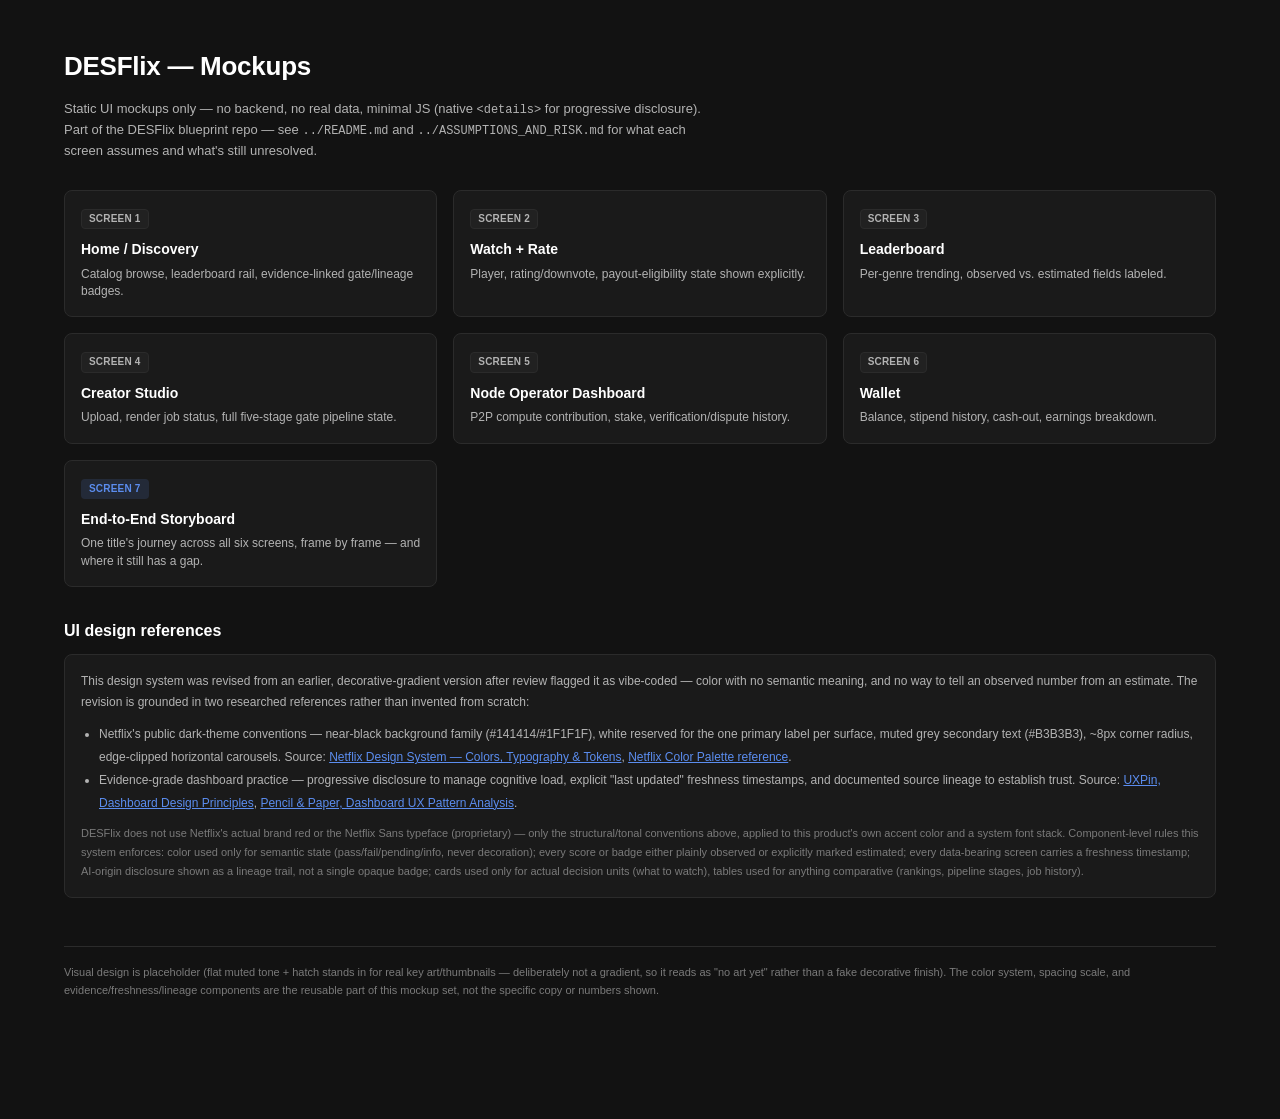
<file: mockups/index.html>
<!doctype html>
<html lang="en">
<head>
<meta charset="utf-8">
<title>DESFlix &mdash; Mockups Index</title>
<link rel="stylesheet" href="style.css">
</head>
<body>
<div class="wrap" style="padding-top:48px; padding-bottom:60px;">
  <div class="brand" style="font-size:26px; margin-bottom:8px;">DESFlix &mdash; Mockups</div>
  <p style="color:var(--text-secondary); max-width:640px; line-height:1.6; font-size:13px;">
    Static UI mockups only &mdash; no backend, no real data, minimal JS (native
    <code>&lt;details&gt;</code> for progressive disclosure). Part of the
    DESFlix blueprint repo &mdash; see <code>../README.md</code> and
    <code>../ASSUMPTIONS_AND_RISK.md</code> for what each screen assumes and
    what's still unresolved.
  </p>

  <div class="grid-3" style="margin-top:28px;">
    <a class="panel" href="home.html">
      <div class="badge">Screen 1</div>
      <h3 style="margin:10px 0 6px; font-size:14px;">Home / Discovery</h3>
      <p style="color:var(--text-secondary); font-size:12px; margin:0;">Catalog browse, leaderboard rail, evidence-linked gate/lineage badges.</p>
    </a>
    <a class="panel" href="watch.html">
      <div class="badge">Screen 2</div>
      <h3 style="margin:10px 0 6px; font-size:14px;">Watch + Rate</h3>
      <p style="color:var(--text-secondary); font-size:12px; margin:0;">Player, rating/downvote, payout-eligibility state shown explicitly.</p>
    </a>
    <a class="panel" href="leaderboard.html">
      <div class="badge">Screen 3</div>
      <h3 style="margin:10px 0 6px; font-size:14px;">Leaderboard</h3>
      <p style="color:var(--text-secondary); font-size:12px; margin:0;">Per-genre trending, observed vs. estimated fields labeled.</p>
    </a>
    <a class="panel" href="creator-studio.html">
      <div class="badge">Screen 4</div>
      <h3 style="margin:10px 0 6px; font-size:14px;">Creator Studio</h3>
      <p style="color:var(--text-secondary); font-size:12px; margin:0;">Upload, render job status, full five-stage gate pipeline state.</p>
    </a>
    <a class="panel" href="node-dashboard.html">
      <div class="badge">Screen 5</div>
      <h3 style="margin:10px 0 6px; font-size:14px;">Node Operator Dashboard</h3>
      <p style="color:var(--text-secondary); font-size:12px; margin:0;">P2P compute contribution, stake, verification/dispute history.</p>
    </a>
    <a class="panel" href="wallet.html">
      <div class="badge">Screen 6</div>
      <h3 style="margin:10px 0 6px; font-size:14px;">Wallet</h3>
      <p style="color:var(--text-secondary); font-size:12px; margin:0;">Balance, stipend history, cash-out, earnings breakdown.</p>
    </a>
    <a class="panel" href="storyboard.html">
      <div class="badge info">Screen 7</div>
      <h3 style="margin:10px 0 6px; font-size:14px;">End-to-End Storyboard</h3>
      <p style="color:var(--text-secondary); font-size:12px; margin:0;">One title's journey across all six screens, frame by frame &mdash; and where it still has a gap.</p>
    </a>
  </div>

  <div class="section-title"><h2>UI design references</h2></div>
  <div class="panel">
    <p style="font-size:12px; color:var(--text-secondary); line-height:1.75; margin:0 0 10px;">
      This design system was revised from an earlier, decorative-gradient
      version after review flagged it as vibe-coded &mdash; color with no
      semantic meaning, and no way to tell an observed number from an
      estimate. The revision is grounded in two researched references
      rather than invented from scratch:
    </p>
    <ul style="font-size:12px; color:var(--text-secondary); line-height:1.9; margin:0 0 10px; padding-left:18px;">
      <li>Netflix's public dark-theme conventions &mdash; near-black background family (#141414/#1F1F1F), white reserved for the one primary label per surface, muted grey secondary text (#B3B3B3), ~8px corner radius, edge-clipped horizontal carousels. Source: <a href="https://oh-my-design.kr/design-systems/netflix" style="color:var(--accent); text-decoration:underline;">Netflix Design System &mdash; Colors, Typography &amp; Tokens</a>, <a href="https://www.colorpalettegenerator.ai/brands/netflix" style="color:var(--accent); text-decoration:underline;">Netflix Color Palette reference</a>.</li>
      <li>Evidence-grade dashboard practice &mdash; progressive disclosure to manage cognitive load, explicit "last updated" freshness timestamps, and documented source lineage to establish trust. Source: <a href="https://www.uxpin.com/studio/blog/dashboard-design-principles/" style="color:var(--accent); text-decoration:underline;">UXPin, Dashboard Design Principles</a>, <a href="https://www.pencilandpaper.io/articles/ux-pattern-analysis-data-dashboards" style="color:var(--accent); text-decoration:underline;">Pencil &amp; Paper, Dashboard UX Pattern Analysis</a>.</li>
    </ul>
    <p style="font-size:11px; color:var(--text-tertiary); line-height:1.7; margin:0;">
      DESFlix does not use Netflix's actual brand red or the Netflix Sans
      typeface (proprietary) &mdash; only the structural/tonal conventions above,
      applied to this product's own accent color and a system font stack.
      Component-level rules this system enforces: color used only for
      semantic state (pass/fail/pending/info, never decoration); every
      score or badge either plainly observed or explicitly marked
      estimated; every data-bearing screen carries a freshness timestamp;
      AI-origin disclosure shown as a lineage trail, not a single opaque
      badge; cards used only for actual decision units (what to watch),
      tables used for anything comparative (rankings, pipeline stages, job
      history).
    </p>
  </div>

  <footer class="note" style="margin-left:0; margin-right:0; padding-left:0; padding-right:0; max-width:none;">
    Visual design is placeholder (flat muted tone + hatch stands in for
    real key art/thumbnails &mdash; deliberately not a gradient, so it reads as
    "no art yet" rather than a fake decorative finish). The color system,
    spacing scale, and evidence/freshness/lineage components are the
    reusable part of this mockup set, not the specific copy or numbers shown.
  </footer>
</div>
</body>
</html>
</file>
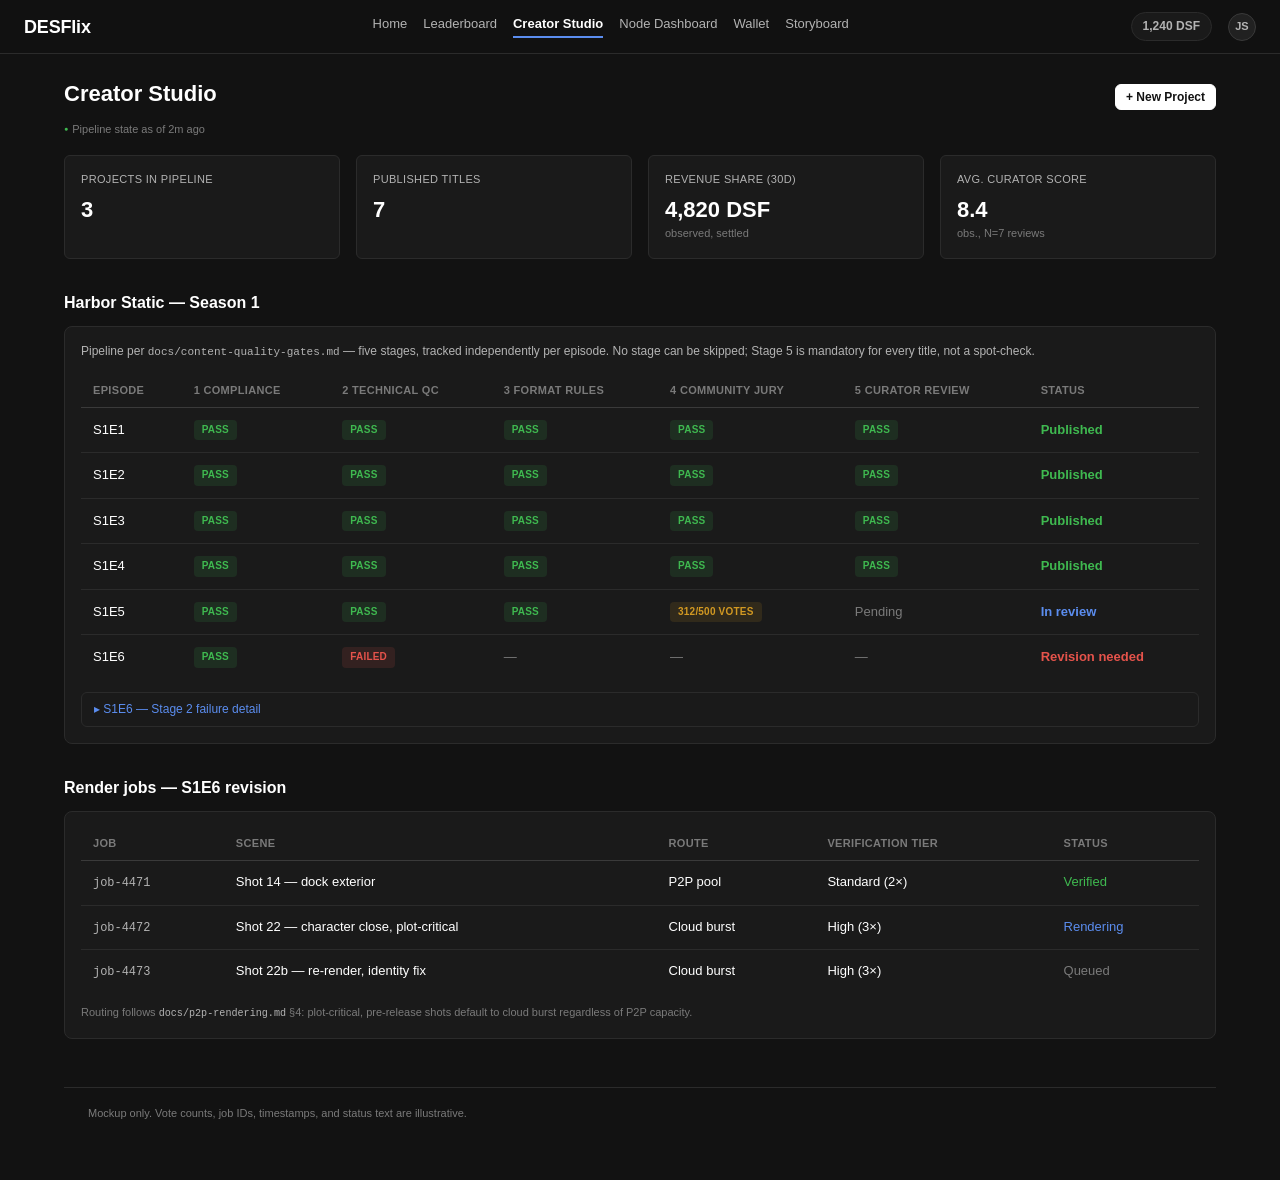
<file: mockups/creator-studio.html>
<!doctype html>
<html lang="en">
<head>
<meta charset="utf-8">
<title>DESFlix &mdash; Creator Studio</title>
<link rel="stylesheet" href="style.css">
</head>
<body>

<nav class="topnav">
  <div class="brand">DESFlix</div>
  <div class="navlinks">
    <a href="home.html">Home</a>
    <a href="leaderboard.html">Leaderboard</a>
    <a class="active" href="creator-studio.html">Creator Studio</a>
    <a href="node-dashboard.html">Node Dashboard</a>
    <a href="wallet.html">Wallet</a>
    <a href="storyboard.html">Storyboard</a>
  </div>
  <div class="navright">
    <div class="token-pill">1,240 DSF</div>
    <div class="avatar">JS</div>
  </div>
</nav>

<div class="wrap" style="padding-top:24px;">
  <div style="display:flex; justify-content:space-between; align-items:baseline; margin-bottom:6px; flex-wrap:wrap; gap:10px;">
    <h1 style="margin:0; font-size:22px;">Creator Studio</h1>
    <button class="btn primary small">+ New Project</button>
  </div>
  <div class="freshness" style="margin-bottom:18px;">Pipeline state as of 2m ago</div>

  <div class="grid-4" style="margin-bottom:24px;">
    <div class="stat-tile">
      <div class="label">Projects in pipeline</div>
      <div class="value">3</div>
    </div>
    <div class="stat-tile">
      <div class="label">Published titles</div>
      <div class="value">7</div>
    </div>
    <div class="stat-tile">
      <div class="label">Revenue share (30d)</div>
      <div class="value">4,820 DSF</div>
      <div class="tag-observed">observed, settled</div>
    </div>
    <div class="stat-tile">
      <div class="label">Avg. curator score</div>
      <div class="value">8.4</div>
      <div class="tag-observed">obs., N=7 reviews</div>
    </div>
  </div>

  <div class="section-title"><h2>Harbor Static &mdash; Season 1</h2></div>
  <div class="panel">
    <div style="font-size:12px; color:var(--text-secondary); margin-bottom:14px;">
      Pipeline per <code>docs/content-quality-gates.md</code> &mdash; five stages,
      tracked independently per episode. No stage can be skipped; Stage 5
      is mandatory for every title, not a spot-check.
    </div>
    <table class="list">
      <thead>
        <tr>
          <th>Episode</th>
          <th>1 Compliance</th>
          <th>2 Technical QC</th>
          <th>3 Format rules</th>
          <th>4 Community jury</th>
          <th>5 Curator review</th>
          <th>Status</th>
        </tr>
      </thead>
      <tbody>
        <tr>
          <td>S1E1</td>
          <td><span class="badge pass">Pass</span></td>
          <td><span class="badge pass">Pass</span></td>
          <td><span class="badge pass">Pass</span></td>
          <td><span class="badge pass">Pass</span></td>
          <td><span class="badge pass">Pass</span></td>
          <td style="color:var(--success); font-weight:600;">Published</td>
        </tr>
        <tr>
          <td>S1E2</td>
          <td><span class="badge pass">Pass</span></td>
          <td><span class="badge pass">Pass</span></td>
          <td><span class="badge pass">Pass</span></td>
          <td><span class="badge pass">Pass</span></td>
          <td><span class="badge pass">Pass</span></td>
          <td style="color:var(--success); font-weight:600;">Published</td>
        </tr>
        <tr>
          <td>S1E3</td>
          <td><span class="badge pass">Pass</span></td>
          <td><span class="badge pass">Pass</span></td>
          <td><span class="badge pass">Pass</span></td>
          <td><span class="badge pass">Pass</span></td>
          <td><span class="badge pass">Pass</span></td>
          <td style="color:var(--success); font-weight:600;">Published</td>
        </tr>
        <tr>
          <td>S1E4</td>
          <td><span class="badge pass">Pass</span></td>
          <td><span class="badge pass">Pass</span></td>
          <td><span class="badge pass">Pass</span></td>
          <td><span class="badge pass">Pass</span></td>
          <td><span class="badge pass">Pass</span></td>
          <td style="color:var(--success); font-weight:600;">Published</td>
        </tr>
        <tr>
          <td>S1E5</td>
          <td><span class="badge pass">Pass</span></td>
          <td><span class="badge pass">Pass</span></td>
          <td><span class="badge pass">Pass</span></td>
          <td><span class="badge pending">312/500 votes</span></td>
          <td style="color:var(--text-tertiary);">Pending</td>
          <td style="color:var(--accent); font-weight:600;">In review</td>
        </tr>
        <tr>
          <td>S1E6</td>
          <td><span class="badge pass">Pass</span></td>
          <td><span class="badge fail">Failed</span></td>
          <td style="color:var(--text-tertiary);">&mdash;</td>
          <td style="color:var(--text-tertiary);">&mdash;</td>
          <td style="color:var(--text-tertiary);">&mdash;</td>
          <td style="color:var(--danger); font-weight:600;">Revision needed</td>
        </tr>
      </tbody>
    </table>
    <details class="evidence" style="margin-top:12px;">
      <summary>S1E6 &mdash; Stage 2 failure detail</summary>
      <div class="evidence-body">
        Finding: character asset identity drift, shot 14&ndash;22 (protagonist's
        appearance shifts between shots &mdash; a known generative-pipeline
        failure mode, <code>docs/content-quality-gates.md</code> Stage 2).<br>
        Detected by: automated technical QC, run 2026-09-18 14:02.<br>
        Required action: re-render affected shots and resubmit at Stage 1.
      </div>
    </details>
  </div>

  <div class="section-title"><h2>Render jobs &mdash; S1E6 revision</h2></div>
  <div class="panel">
    <table class="list">
      <thead>
        <tr>
          <th>Job</th>
          <th>Scene</th>
          <th>Route</th>
          <th>Verification tier</th>
          <th>Status</th>
        </tr>
      </thead>
      <tbody>
        <tr>
          <td><code>job-4471</code></td>
          <td>Shot 14 &mdash; dock exterior</td>
          <td>P2P pool</td>
          <td>Standard (2&times;)</td>
          <td style="color:var(--success);">Verified</td>
        </tr>
        <tr>
          <td><code>job-4472</code></td>
          <td>Shot 22 &mdash; character close, plot-critical</td>
          <td>Cloud burst</td>
          <td>High (3&times;)</td>
          <td style="color:var(--accent);">Rendering</td>
        </tr>
        <tr>
          <td><code>job-4473</code></td>
          <td>Shot 22b &mdash; re-render, identity fix</td>
          <td>Cloud burst</td>
          <td>High (3&times;)</td>
          <td style="color:var(--text-tertiary);">Queued</td>
        </tr>
      </tbody>
    </table>
    <div style="font-size:11px; color:var(--text-tertiary); margin-top:12px;">
      Routing follows <code>docs/p2p-rendering.md</code> &sect;4: plot-critical,
      pre-release shots default to cloud burst regardless of P2P capacity.
    </div>
  </div>

  <footer class="note">
    Mockup only. Vote counts, job IDs, timestamps, and status text are
    illustrative.
  </footer>
</div>
</body>
</html>
</file>
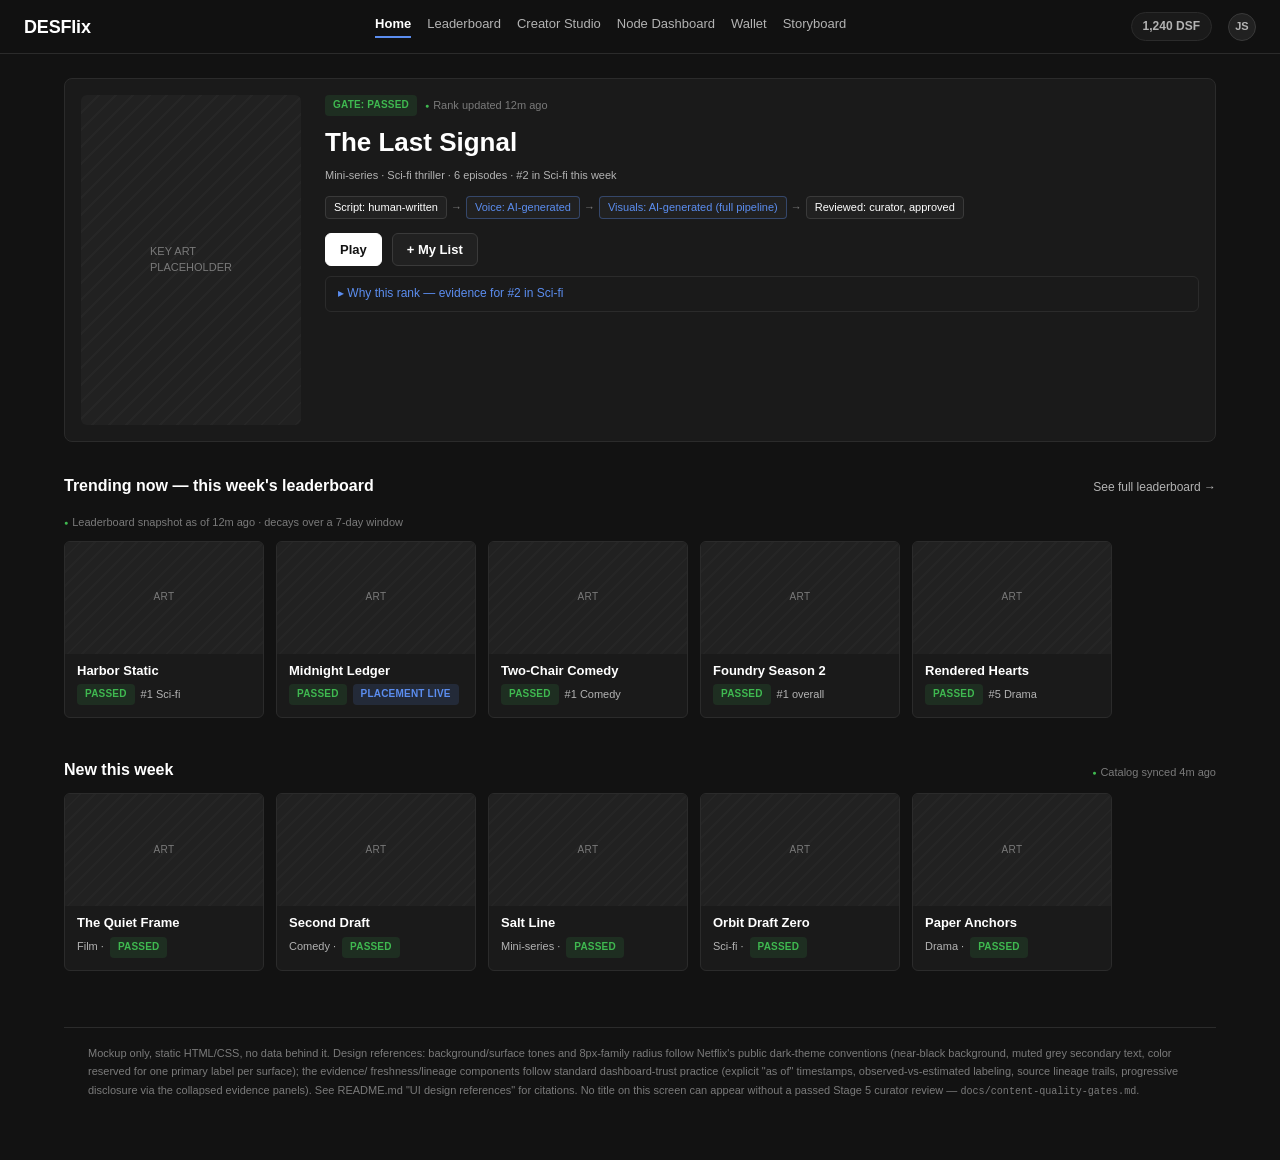
<file: mockups/home.html>
<!doctype html>
<html lang="en">
<head>
<meta charset="utf-8">
<title>DESFlix &mdash; Home</title>
<link rel="stylesheet" href="style.css">
</head>
<body>

<nav class="topnav">
  <div class="brand">DESFlix</div>
  <div class="navlinks">
    <a class="active" href="home.html">Home</a>
    <a href="leaderboard.html">Leaderboard</a>
    <a href="creator-studio.html">Creator Studio</a>
    <a href="node-dashboard.html">Node Dashboard</a>
    <a href="wallet.html">Wallet</a>
    <a href="storyboard.html">Storyboard</a>
  </div>
  <div class="navright">
    <div class="token-pill">1,240 DSF</div>
    <div class="avatar">JS</div>
  </div>
</nav>

<div class="wrap">

  <!-- Hero: one title, evidence-first, no decorative gradient -->
  <div class="panel" style="margin-top:24px; display:grid; grid-template-columns: 220px 1fr; gap:24px;">
    <div class="placeholder-art" style="border-radius:var(--radius); aspect-ratio:2/3; display:flex; align-items:center; justify-content:center; color:var(--text-tertiary); font-size:11px;">KEY ART<br>PLACEHOLDER</div>
    <div>
      <div style="display:flex; align-items:center; gap:8px; margin-bottom:8px;">
        <span class="badge pass">Gate: Passed</span>
        <span class="freshness">Rank updated 12m ago</span>
      </div>
      <h1 style="margin:0 0 6px; font-size:26px;">The Last Signal</h1>
      <div class="card-meta" style="margin-bottom:12px;">Mini-series &middot; Sci-fi thriller &middot; 6 episodes &middot; #2 in Sci-fi this week</div>

      <div class="lineage" style="margin-bottom:14px;">
        <span class="step human">Script: human-written</span><span class="sep">&rarr;</span>
        <span class="step ai">Voice: AI-generated</span><span class="sep">&rarr;</span>
        <span class="step ai">Visuals: AI-generated (full pipeline)</span><span class="sep">&rarr;</span>
        <span class="step human">Reviewed: curator, approved</span>
      </div>

      <div style="display:flex; gap:10px; margin-bottom:10px;">
        <button class="btn primary">Play</button>
        <button class="btn">+ My List</button>
      </div>

      <details class="evidence">
        <summary>Why this rank &mdash; evidence for #2 in Sci-fi</summary>
        <div class="evidence-body">
          Engagement score 91.8 <span class="tag-observed">(observed, N=14,200 completed sessions, trailing 7 days)</span><br>
          Reputation-weighted rating: 4.4 / 5 <span class="tag-observed">(observed, N=3,140 payout-eligible ratings)</span><br>
          7-day trend: +2.4% <span class="tag-estimated">(estimated &mdash; short window, wide confidence interval)</span><br>
          Ranking method: <code>docs/tokenomics.md</code> &sect;5 &mdash; engagement-weighted, not raw paid-rating volume.
        </div>
      </details>
    </div>
  </div>

  <div class="section-title">
    <h2>Trending now &mdash; this week's leaderboard</h2>
    <a class="see-all" href="leaderboard.html">See full leaderboard &rarr;</a>
  </div>
  <div class="freshness" style="margin-bottom:10px;">Leaderboard snapshot as of 12m ago &middot; decays over a 7-day window</div>
  <div class="row-scroll">
    <div class="card">
      <div class="thumb">ART</div>
      <div class="card-body">
        <div class="card-title">Harbor Static</div>
        <div class="card-meta"><span class="badge pass">Passed</span> #1 Sci-fi</div>
      </div>
    </div>
    <div class="card">
      <div class="thumb">ART</div>
      <div class="card-body">
        <div class="card-title">Midnight Ledger</div>
        <div class="card-meta"><span class="badge pass">Passed</span> <span class="badge info">Placement live</span></div>
      </div>
    </div>
    <div class="card">
      <div class="thumb">ART</div>
      <div class="card-body">
        <div class="card-title">Two-Chair Comedy</div>
        <div class="card-meta"><span class="badge pass">Passed</span> #1 Comedy</div>
      </div>
    </div>
    <div class="card">
      <div class="thumb">ART</div>
      <div class="card-body">
        <div class="card-title">Foundry Season 2</div>
        <div class="card-meta"><span class="badge pass">Passed</span> #1 overall</div>
      </div>
    </div>
    <div class="card">
      <div class="thumb">ART</div>
      <div class="card-body">
        <div class="card-title">Rendered Hearts</div>
        <div class="card-meta"><span class="badge pass">Passed</span> #5 Drama</div>
      </div>
    </div>
  </div>

  <div class="section-title">
    <h2>New this week</h2>
    <span class="freshness">Catalog synced 4m ago</span>
  </div>
  <div class="row-scroll">
    <div class="card">
      <div class="thumb">ART</div>
      <div class="card-body">
        <div class="card-title">The Quiet Frame</div>
        <div class="card-meta">Film &middot; <span class="badge pass">Passed</span></div>
      </div>
    </div>
    <div class="card">
      <div class="thumb">ART</div>
      <div class="card-body">
        <div class="card-title">Second Draft</div>
        <div class="card-meta">Comedy &middot; <span class="badge pass">Passed</span></div>
      </div>
    </div>
    <div class="card">
      <div class="thumb">ART</div>
      <div class="card-body">
        <div class="card-title">Salt Line</div>
        <div class="card-meta">Mini-series &middot; <span class="badge pass">Passed</span></div>
      </div>
    </div>
    <div class="card">
      <div class="thumb">ART</div>
      <div class="card-body">
        <div class="card-title">Orbit Draft Zero</div>
        <div class="card-meta">Sci-fi &middot; <span class="badge pass">Passed</span></div>
      </div>
    </div>
    <div class="card">
      <div class="thumb">ART</div>
      <div class="card-body">
        <div class="card-title">Paper Anchors</div>
        <div class="card-meta">Drama &middot; <span class="badge pass">Passed</span></div>
      </div>
    </div>
  </div>

  <footer class="note">
    Mockup only, static HTML/CSS, no data behind it. Design references:
    background/surface tones and 8px-family radius follow Netflix's public
    dark-theme conventions (near-black background, muted grey secondary
    text, color reserved for one primary label per surface); the evidence/
    freshness/lineage components follow standard dashboard-trust practice
    (explicit "as of" timestamps, observed-vs-estimated labeling, source
    lineage trails, progressive disclosure via the collapsed evidence
    panels). See README.md "UI design references" for citations. No title
    on this screen can appear without a passed Stage 5 curator review &mdash;
    <code>docs/content-quality-gates.md</code>.
  </footer>
</div>
</body>
</html>
</file>
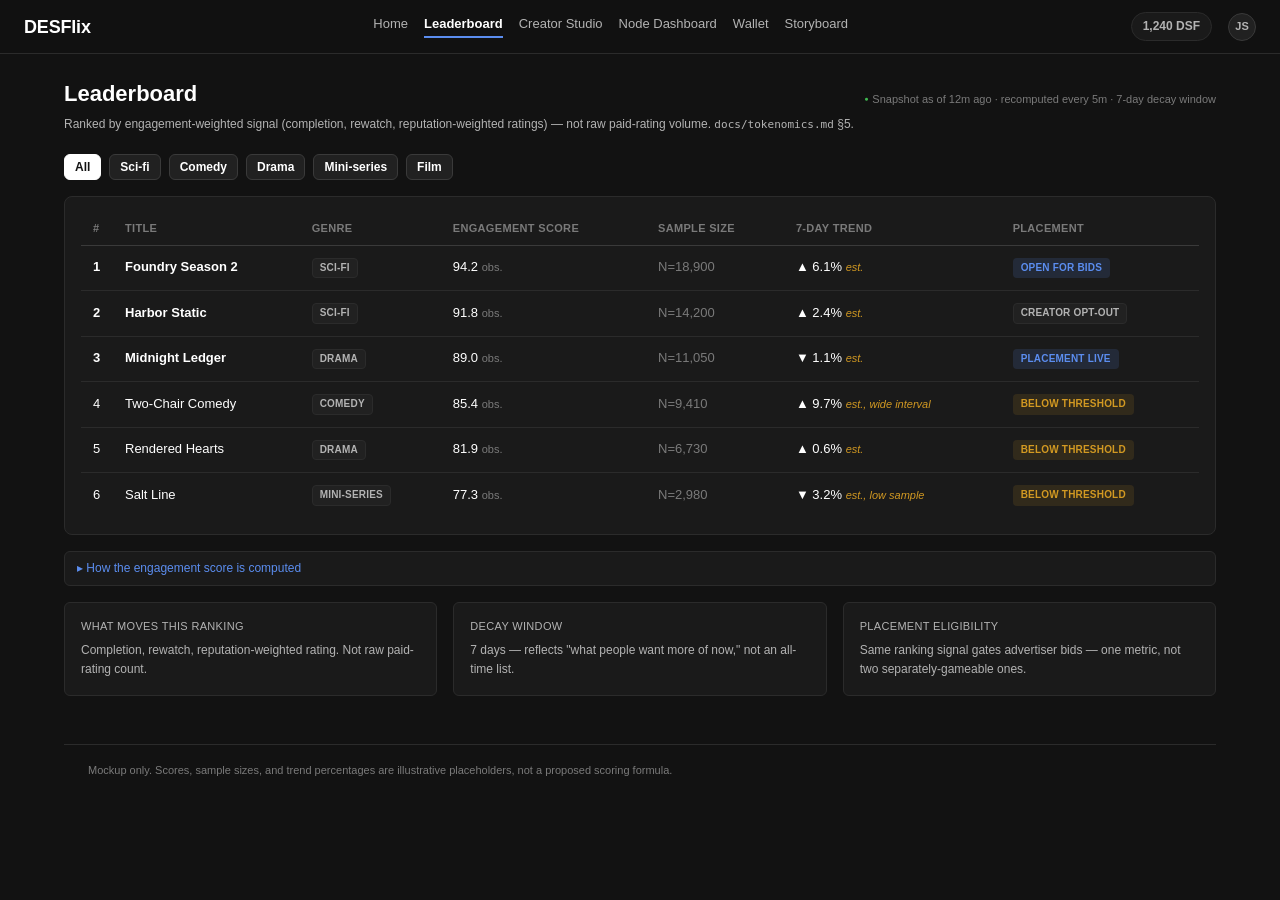
<file: mockups/leaderboard.html>
<!doctype html>
<html lang="en">
<head>
<meta charset="utf-8">
<title>DESFlix &mdash; Leaderboard</title>
<link rel="stylesheet" href="style.css">
</head>
<body>

<nav class="topnav">
  <div class="brand">DESFlix</div>
  <div class="navlinks">
    <a href="home.html">Home</a>
    <a class="active" href="leaderboard.html">Leaderboard</a>
    <a href="creator-studio.html">Creator Studio</a>
    <a href="node-dashboard.html">Node Dashboard</a>
    <a href="wallet.html">Wallet</a>
    <a href="storyboard.html">Storyboard</a>
  </div>
  <div class="navright">
    <div class="token-pill">1,240 DSF</div>
    <div class="avatar">JS</div>
  </div>
</nav>

<div class="wrap" style="padding-top:24px;">
  <div style="display:flex; justify-content:space-between; align-items:baseline; flex-wrap:wrap; gap:8px;">
    <h1 style="margin:0; font-size:22px;">Leaderboard</h1>
    <span class="freshness">Snapshot as of 12m ago &middot; recomputed every 5m &middot; 7-day decay window</span>
  </div>
  <p style="color:var(--text-secondary); font-size:12px; margin:6px 0 20px;">
    Ranked by engagement-weighted signal (completion, rewatch, reputation-weighted
    ratings) &mdash; not raw paid-rating volume. <code>docs/tokenomics.md</code> &sect;5.
  </p>

  <div style="display:flex; gap:8px; margin-bottom:16px; flex-wrap:wrap;">
    <button class="btn primary small">All</button>
    <button class="btn small">Sci-fi</button>
    <button class="btn small">Comedy</button>
    <button class="btn small">Drama</button>
    <button class="btn small">Mini-series</button>
    <button class="btn small">Film</button>
  </div>

  <div class="panel">
    <table class="list">
      <thead>
        <tr>
          <th style="width:32px;">#</th>
          <th>Title</th>
          <th>Genre</th>
          <th>Engagement score</th>
          <th>Sample size</th>
          <th>7-day trend</th>
          <th>Placement</th>
        </tr>
      </thead>
      <tbody>
        <tr>
          <td style="font-weight:800;">1</td>
          <td style="font-weight:600;">Foundry Season 2</td>
          <td><span class="badge">Sci-fi</span></td>
          <td>94.2 <span class="tag-observed">obs.</span></td>
          <td style="color:var(--text-tertiary);">N=18,900</td>
          <td class="delta up">&#9650; 6.1% <span class="tag-estimated">est.</span></td>
          <td><span class="badge info">Open for bids</span></td>
        </tr>
        <tr>
          <td style="font-weight:800;">2</td>
          <td style="font-weight:600;">Harbor Static</td>
          <td><span class="badge">Sci-fi</span></td>
          <td>91.8 <span class="tag-observed">obs.</span></td>
          <td style="color:var(--text-tertiary);">N=14,200</td>
          <td class="delta up">&#9650; 2.4% <span class="tag-estimated">est.</span></td>
          <td><span class="badge">Creator opt-out</span></td>
        </tr>
        <tr>
          <td style="font-weight:800;">3</td>
          <td style="font-weight:600;">Midnight Ledger</td>
          <td><span class="badge">Drama</span></td>
          <td>89.0 <span class="tag-observed">obs.</span></td>
          <td style="color:var(--text-tertiary);">N=11,050</td>
          <td class="delta down">&#9660; 1.1% <span class="tag-estimated">est.</span></td>
          <td><span class="badge info">Placement live</span></td>
        </tr>
        <tr>
          <td>4</td>
          <td>Two-Chair Comedy</td>
          <td><span class="badge">Comedy</span></td>
          <td>85.4 <span class="tag-observed">obs.</span></td>
          <td style="color:var(--text-tertiary);">N=9,410</td>
          <td class="delta up">&#9650; 9.7% <span class="tag-estimated">est., wide interval</span></td>
          <td><span class="badge pending">Below threshold</span></td>
        </tr>
        <tr>
          <td>5</td>
          <td>Rendered Hearts</td>
          <td><span class="badge">Drama</span></td>
          <td>81.9 <span class="tag-observed">obs.</span></td>
          <td style="color:var(--text-tertiary);">N=6,730</td>
          <td class="delta up">&#9650; 0.6% <span class="tag-estimated">est.</span></td>
          <td><span class="badge pending">Below threshold</span></td>
        </tr>
        <tr>
          <td>6</td>
          <td>Salt Line</td>
          <td><span class="badge">Mini-series</span></td>
          <td>77.3 <span class="tag-observed">obs.</span></td>
          <td style="color:var(--text-tertiary);">N=2,980</td>
          <td class="delta down">&#9660; 3.2% <span class="tag-estimated">est., low sample</span></td>
          <td><span class="badge pending">Below threshold</span></td>
        </tr>
      </tbody>
    </table>
  </div>

  <details class="evidence" style="margin-top:16px;">
    <summary>How the engagement score is computed</summary>
    <div class="evidence-body">
      Weighted combination of completion rate, rewatch rate, and
      reputation-weighted rating &mdash; recomputed on a rolling 7-day decay
      window so the table reflects recent demand, not lifetime totals. Raw
      paid-rating count is deliberately not a direct input and is not shown,
      per <code>docs/tokenomics.md</code> &sect;5 (avoids advertising the exact
      number an attacker would want to farm). Trend percentages are
      estimates over a short window and carry wider uncertainty at low
      sample sizes &mdash; shown explicitly above rather than presented with
      false precision.
    </div>
  </details>

  <div class="grid-3" style="margin-top:16px;">
    <div class="stat-tile">
      <div class="label">What moves this ranking</div>
      <div style="font-size:12px; color:var(--text-secondary); line-height:1.6;">Completion, rewatch, reputation-weighted rating. Not raw paid-rating count.</div>
    </div>
    <div class="stat-tile">
      <div class="label">Decay window</div>
      <div style="font-size:12px; color:var(--text-secondary); line-height:1.6;">7 days &mdash; reflects "what people want more of now," not an all-time list.</div>
    </div>
    <div class="stat-tile">
      <div class="label">Placement eligibility</div>
      <div style="font-size:12px; color:var(--text-secondary); line-height:1.6;">Same ranking signal gates advertiser bids &mdash; one metric, not two separately-gameable ones.</div>
    </div>
  </div>

  <footer class="note">
    Mockup only. Scores, sample sizes, and trend percentages are
    illustrative placeholders, not a proposed scoring formula.
  </footer>
</div>
</body>
</html>
</file>
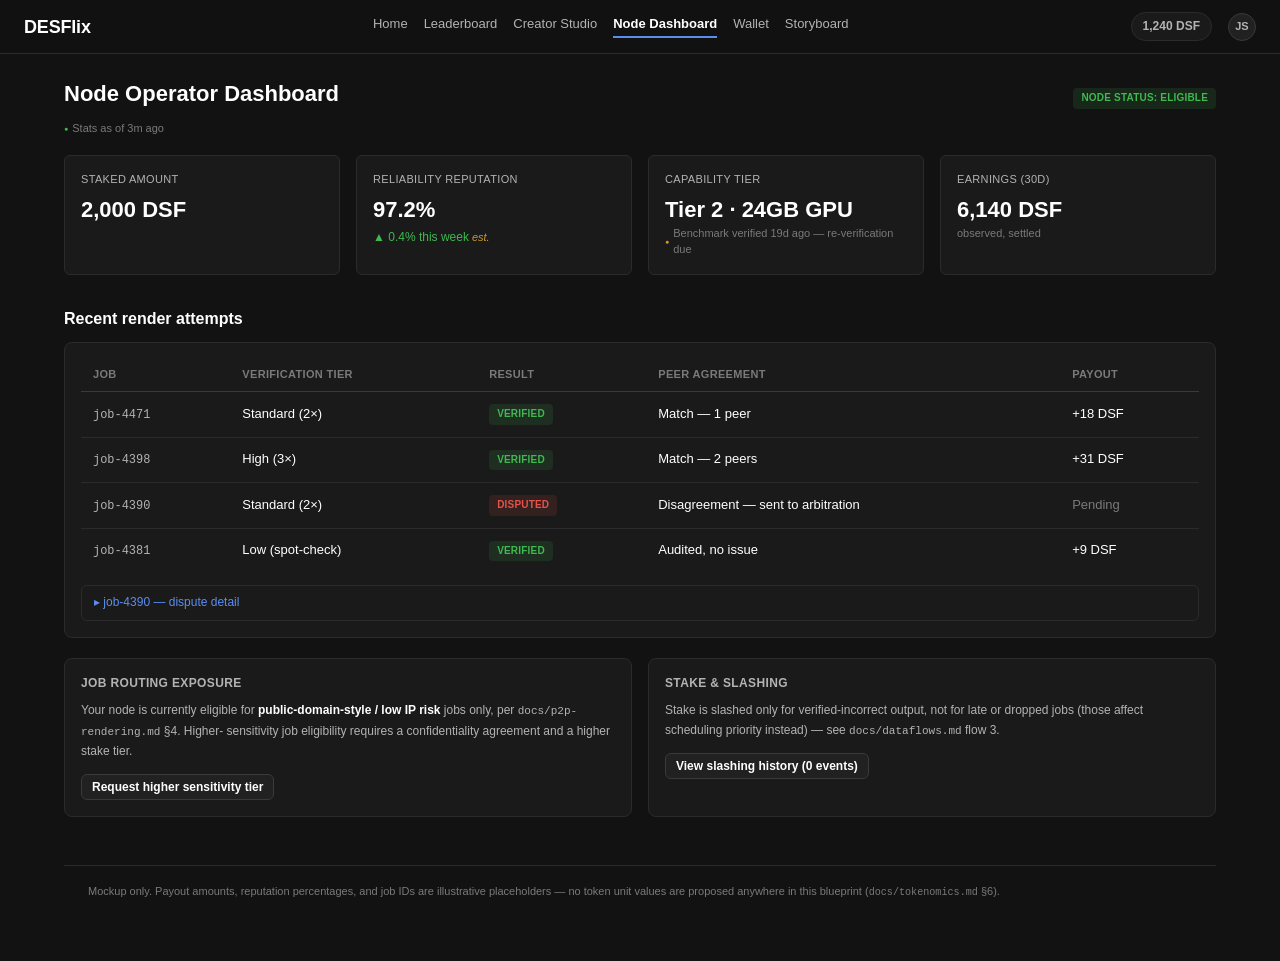
<file: mockups/node-dashboard.html>
<!doctype html>
<html lang="en">
<head>
<meta charset="utf-8">
<title>DESFlix &mdash; Node Dashboard</title>
<link rel="stylesheet" href="style.css">
</head>
<body>

<nav class="topnav">
  <div class="brand">DESFlix</div>
  <div class="navlinks">
    <a href="home.html">Home</a>
    <a href="leaderboard.html">Leaderboard</a>
    <a href="creator-studio.html">Creator Studio</a>
    <a class="active" href="node-dashboard.html">Node Dashboard</a>
    <a href="wallet.html">Wallet</a>
    <a href="storyboard.html">Storyboard</a>
  </div>
  <div class="navright">
    <div class="token-pill">1,240 DSF</div>
    <div class="avatar">JS</div>
  </div>
</nav>

<div class="wrap" style="padding-top:24px;">
  <div style="display:flex; justify-content:space-between; align-items:baseline; margin-bottom:6px; flex-wrap:wrap; gap:10px;">
    <h1 style="margin:0; font-size:22px;">Node Operator Dashboard</h1>
    <span class="badge pass">Node status: Eligible</span>
  </div>
  <div class="freshness" style="margin-bottom:18px;">Stats as of 3m ago</div>

  <div class="grid-4" style="margin-bottom:24px;">
    <div class="stat-tile">
      <div class="label">Staked amount</div>
      <div class="value">2,000 DSF</div>
    </div>
    <div class="stat-tile">
      <div class="label">Reliability reputation</div>
      <div class="value">97.2%</div>
      <div class="delta up">&#9650; 0.4% this week <span class="tag-estimated">est.</span></div>
    </div>
    <div class="stat-tile">
      <div class="label">Capability tier</div>
      <div class="value">Tier 2 &middot; 24GB GPU</div>
      <div class="freshness stale">Benchmark verified 19d ago &mdash; re-verification due</div>
    </div>
    <div class="stat-tile">
      <div class="label">Earnings (30d)</div>
      <div class="value">6,140 DSF</div>
      <div class="tag-observed">observed, settled</div>
    </div>
  </div>

  <div class="section-title"><h2>Recent render attempts</h2></div>
  <div class="panel">
    <table class="list">
      <thead>
        <tr>
          <th>Job</th>
          <th>Verification tier</th>
          <th>Result</th>
          <th>Peer agreement</th>
          <th>Payout</th>
        </tr>
      </thead>
      <tbody>
        <tr>
          <td><code>job-4471</code></td>
          <td>Standard (2&times;)</td>
          <td><span class="badge pass">Verified</span></td>
          <td>Match &mdash; 1 peer</td>
          <td>+18 DSF</td>
        </tr>
        <tr>
          <td><code>job-4398</code></td>
          <td>High (3&times;)</td>
          <td><span class="badge pass">Verified</span></td>
          <td>Match &mdash; 2 peers</td>
          <td>+31 DSF</td>
        </tr>
        <tr>
          <td><code>job-4390</code></td>
          <td>Standard (2&times;)</td>
          <td><span class="badge fail">Disputed</span></td>
          <td>Disagreement &mdash; sent to arbitration</td>
          <td style="color:var(--text-tertiary);">Pending</td>
        </tr>
        <tr>
          <td><code>job-4381</code></td>
          <td>Low (spot-check)</td>
          <td><span class="badge pass">Verified</span></td>
          <td>Audited, no issue</td>
          <td>+9 DSF</td>
        </tr>
      </tbody>
    </table>
    <details class="evidence" style="margin-top:12px;">
      <summary>job-4390 &mdash; dispute detail</summary>
      <div class="evidence-body">
        Redundant peer run disagreed beyond the perceptual-similarity
        tolerance for Standard-tier jobs. A third independent node has been
        assigned for arbitration per <code>docs/p2p-rendering.md</code> &sect;2.
        Stake is not slashed while a dispute is open &mdash; only on a
        verified-incorrect outcome. Peer diversity check: passed (different
        ASN and staking lineage from your node).
      </div>
    </details>
  </div>

  <div class="grid-2" style="margin-top:20px;">
    <div class="panel">
      <div style="font-size:12px; font-weight:700; margin-bottom:8px; text-transform:uppercase; letter-spacing:0.03em; color:var(--text-secondary);">Job routing exposure</div>
      <p style="font-size:12px; color:var(--text-secondary); line-height:1.7; margin:0;">
        Your node is currently eligible for <b style="color:var(--text);">public-domain-style / low IP
        risk</b> jobs only, per <code>docs/p2p-rendering.md</code> &sect;4. Higher-
        sensitivity job eligibility requires a confidentiality agreement and
        a higher stake tier.
      </p>
      <button class="btn small" style="margin-top:12px;">Request higher sensitivity tier</button>
    </div>
    <div class="panel">
      <div style="font-size:12px; font-weight:700; margin-bottom:8px; text-transform:uppercase; letter-spacing:0.03em; color:var(--text-secondary);">Stake &amp; slashing</div>
      <p style="font-size:12px; color:var(--text-secondary); line-height:1.7; margin:0;">
        Stake is slashed only for verified-incorrect output, not for late
        or dropped jobs (those affect scheduling priority instead) &mdash; see
        <code>docs/dataflows.md</code> flow 3.
      </p>
      <button class="btn small" style="margin-top:12px;">View slashing history (0 events)</button>
    </div>
  </div>

  <footer class="note">
    Mockup only. Payout amounts, reputation percentages, and job IDs are
    illustrative placeholders &mdash; no token unit values are proposed
    anywhere in this blueprint (<code>docs/tokenomics.md</code> &sect;6).
  </footer>
</div>
</body>
</html>
</file>
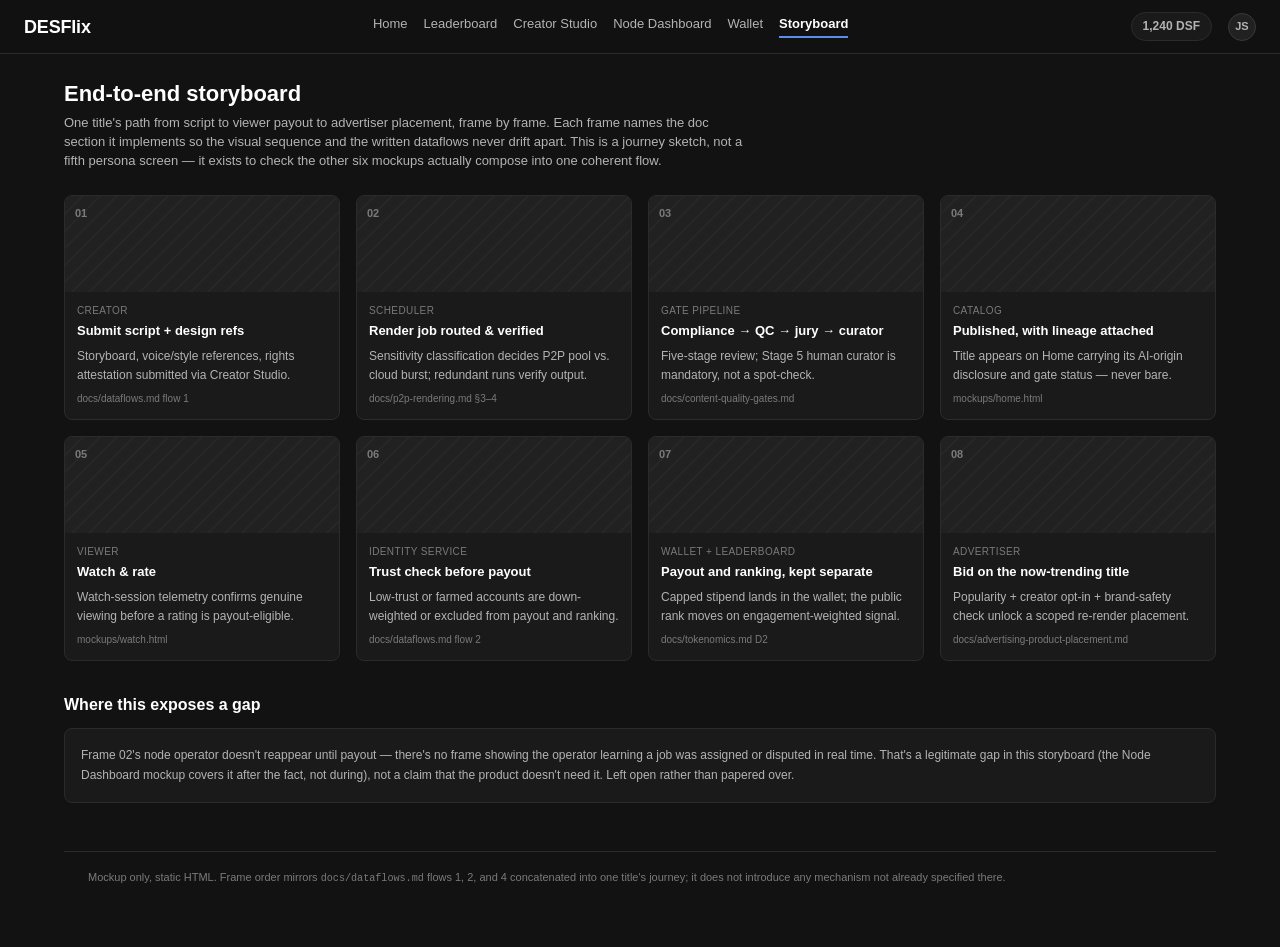
<file: mockups/storyboard.html>
<!doctype html>
<html lang="en">
<head>
<meta charset="utf-8">
<title>DESFlix &mdash; Storyboard</title>
<link rel="stylesheet" href="style.css">
<style>
  .frame-grid { display: grid; grid-template-columns: repeat(4, 1fr); gap: var(--sp-4); }
  @media (max-width: 980px) { .frame-grid { grid-template-columns: repeat(2, 1fr); } }
  @media (max-width: 560px) { .frame-grid { grid-template-columns: 1fr; } }
  .frame { background: var(--bg-surface); border: 1px solid var(--border); border-radius: var(--radius-lg); overflow: hidden; display: flex; flex-direction: column; }
  .frame .num { position: absolute; margin: 10px; font-size: 11px; font-weight: 800; color: var(--text-tertiary); }
  .frame .art { position: relative; height: 96px; }
  .frame .body { padding: var(--sp-3); }
  .frame .role { font-size: 10px; text-transform: uppercase; letter-spacing: 0.04em; color: var(--text-tertiary); margin-bottom: 4px; }
  .frame h3 { font-size: 13px; margin: 0 0 6px; }
  .frame p { font-size: 12px; color: var(--text-secondary); line-height: 1.55; margin: 0 0 8px; }
  .frame .ref { font-size: 10px; color: var(--text-tertiary); }
</style>
</head>
<body>

<nav class="topnav">
  <div class="brand">DESFlix</div>
  <div class="navlinks">
    <a href="home.html">Home</a>
    <a href="leaderboard.html">Leaderboard</a>
    <a href="creator-studio.html">Creator Studio</a>
    <a href="node-dashboard.html">Node Dashboard</a>
    <a href="wallet.html">Wallet</a>
    <a class="active" href="storyboard.html">Storyboard</a>
  </div>
  <div class="navright">
    <div class="token-pill">1,240 DSF</div>
    <div class="avatar">JS</div>
  </div>
</nav>

<div class="wrap" style="padding-top:24px;">
  <h1 style="margin:0 0 4px; font-size:22px;">End-to-end storyboard</h1>
  <p style="color:var(--text-secondary); font-size:13px; margin:0 0 24px; max-width:680px;">
    One title's path from script to viewer payout to advertiser placement,
    frame by frame. Each frame names the doc section it implements so the
    visual sequence and the written dataflows never drift apart. This is a
    journey sketch, not a fifth persona screen &mdash; it exists to check the
    other six mockups actually compose into one coherent flow.
  </p>

  <div class="frame-grid">
    <div class="frame">
      <div class="art placeholder-art"><span class="num">01</span></div>
      <div class="body">
        <div class="role">Creator</div>
        <h3>Submit script + design refs</h3>
        <p>Storyboard, voice/style references, rights attestation submitted via Creator Studio.</p>
        <div class="ref">docs/dataflows.md flow 1</div>
      </div>
    </div>
    <div class="frame">
      <div class="art placeholder-art"><span class="num">02</span></div>
      <div class="body">
        <div class="role">Scheduler</div>
        <h3>Render job routed &amp; verified</h3>
        <p>Sensitivity classification decides P2P pool vs. cloud burst; redundant runs verify output.</p>
        <div class="ref">docs/p2p-rendering.md &sect;3&ndash;4</div>
      </div>
    </div>
    <div class="frame">
      <div class="art placeholder-art"><span class="num">03</span></div>
      <div class="body">
        <div class="role">Gate pipeline</div>
        <h3>Compliance &rarr; QC &rarr; jury &rarr; curator</h3>
        <p>Five-stage review; Stage 5 human curator is mandatory, not a spot-check.</p>
        <div class="ref">docs/content-quality-gates.md</div>
      </div>
    </div>
    <div class="frame">
      <div class="art placeholder-art"><span class="num">04</span></div>
      <div class="body">
        <div class="role">Catalog</div>
        <h3>Published, with lineage attached</h3>
        <p>Title appears on Home carrying its AI-origin disclosure and gate status &mdash; never bare.</p>
        <div class="ref">mockups/home.html</div>
      </div>
    </div>

    <div class="frame">
      <div class="art placeholder-art"><span class="num">05</span></div>
      <div class="body">
        <div class="role">Viewer</div>
        <h3>Watch &amp; rate</h3>
        <p>Watch-session telemetry confirms genuine viewing before a rating is payout-eligible.</p>
        <div class="ref">mockups/watch.html</div>
      </div>
    </div>
    <div class="frame">
      <div class="art placeholder-art"><span class="num">06</span></div>
      <div class="body">
        <div class="role">Identity service</div>
        <h3>Trust check before payout</h3>
        <p>Low-trust or farmed accounts are down-weighted or excluded from payout and ranking.</p>
        <div class="ref">docs/dataflows.md flow 2</div>
      </div>
    </div>
    <div class="frame">
      <div class="art placeholder-art"><span class="num">07</span></div>
      <div class="body">
        <div class="role">Wallet + Leaderboard</div>
        <h3>Payout and ranking, kept separate</h3>
        <p>Capped stipend lands in the wallet; the public rank moves on engagement-weighted signal.</p>
        <div class="ref">docs/tokenomics.md D2</div>
      </div>
    </div>
    <div class="frame">
      <div class="art placeholder-art"><span class="num">08</span></div>
      <div class="body">
        <div class="role">Advertiser</div>
        <h3>Bid on the now-trending title</h3>
        <p>Popularity + creator opt-in + brand-safety check unlock a scoped re-render placement.</p>
        <div class="ref">docs/advertising-product-placement.md</div>
      </div>
    </div>
  </div>

  <div class="section-title"><h2>Where this exposes a gap</h2></div>
  <div class="panel">
    <p style="font-size:12px; color:var(--text-secondary); line-height:1.7; margin:0;">
      Frame 02's node operator doesn't reappear until payout &mdash; there's no
      frame showing the operator learning a job was assigned or disputed in
      real time. That's a legitimate gap in this storyboard (the Node
      Dashboard mockup covers it after the fact, not during), not a claim
      that the product doesn't need it. Left open rather than papered over.
    </p>
  </div>

  <footer class="note">
    Mockup only, static HTML. Frame order mirrors <code>docs/dataflows.md</code>
    flows 1, 2, and 4 concatenated into one title's journey; it does not
    introduce any mechanism not already specified there.
  </footer>
</div>
</body>
</html>
</file>
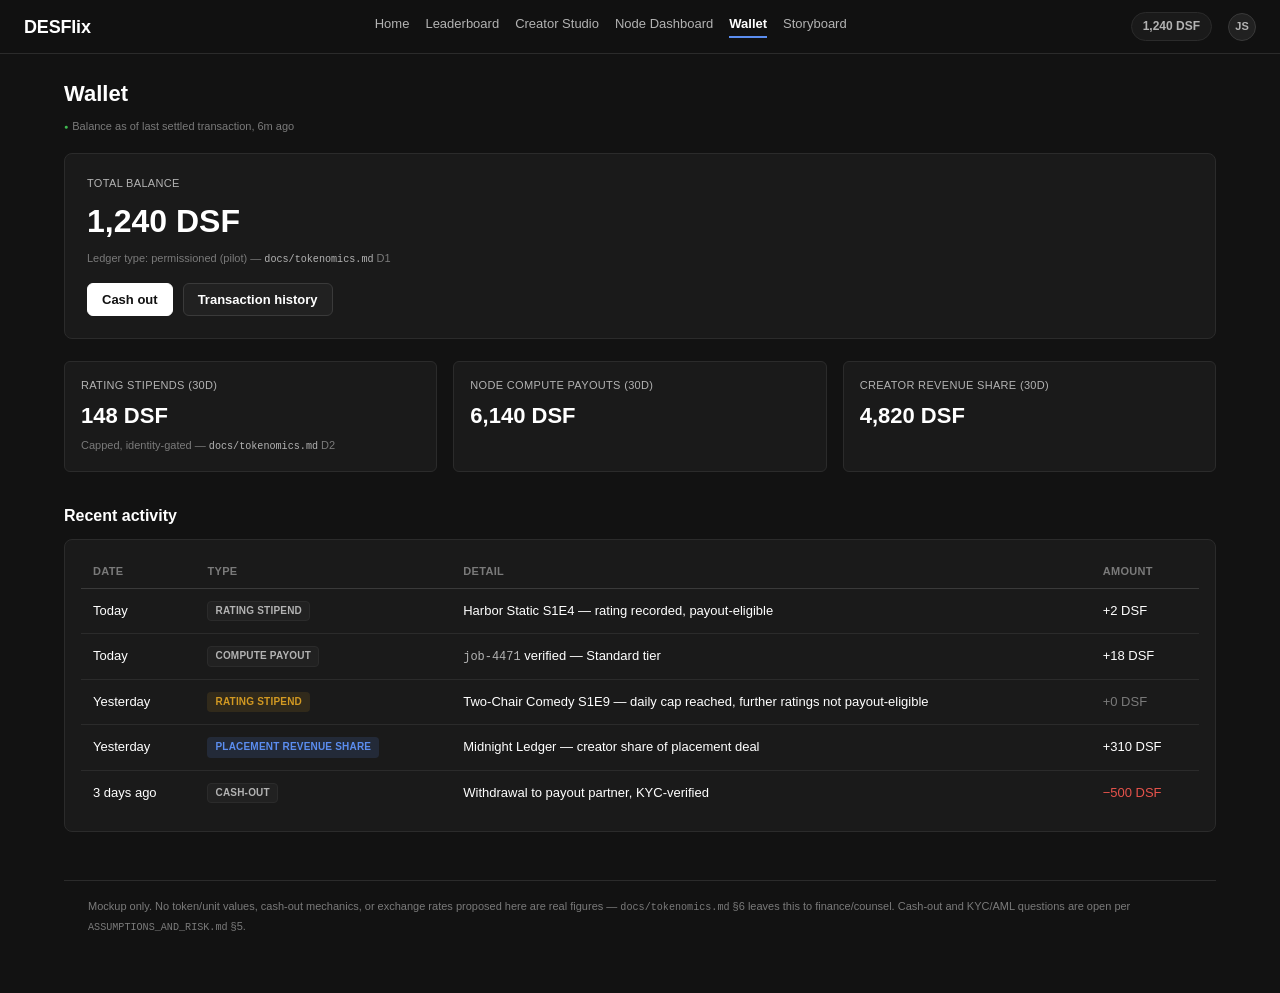
<file: mockups/wallet.html>
<!doctype html>
<html lang="en">
<head>
<meta charset="utf-8">
<title>DESFlix &mdash; Wallet</title>
<link rel="stylesheet" href="style.css">
</head>
<body>

<nav class="topnav">
  <div class="brand">DESFlix</div>
  <div class="navlinks">
    <a href="home.html">Home</a>
    <a href="leaderboard.html">Leaderboard</a>
    <a href="creator-studio.html">Creator Studio</a>
    <a href="node-dashboard.html">Node Dashboard</a>
    <a class="active" href="wallet.html">Wallet</a>
    <a href="storyboard.html">Storyboard</a>
  </div>
  <div class="navright">
    <div class="token-pill">1,240 DSF</div>
    <div class="avatar">JS</div>
  </div>
</nav>

<div class="wrap" style="padding-top:24px;">
  <h1 style="margin:0 0 4px; font-size:22px;">Wallet</h1>
  <div class="freshness" style="margin-bottom:18px;">Balance as of last settled transaction, 6m ago</div>

  <div class="panel" style="padding:22px; margin-bottom:22px;">
    <div style="font-size:11px; color:var(--text-secondary); text-transform:uppercase; letter-spacing:0.03em; margin-bottom:6px;">Total balance</div>
    <div style="font-size:32px; font-weight:800;">1,240 DSF</div>
    <div class="tag-observed" style="margin-top:6px;">Ledger type: permissioned (pilot) &mdash; <code>docs/tokenomics.md</code> D1</div>
    <div style="display:flex; gap:10px; margin-top:16px;">
      <button class="btn primary">Cash out</button>
      <button class="btn">Transaction history</button>
    </div>
  </div>

  <div class="grid-3" style="margin-bottom:24px;">
    <div class="stat-tile">
      <div class="label">Rating stipends (30d)</div>
      <div class="value">148 DSF</div>
      <div style="font-size:11px; color:var(--text-tertiary); margin-top:6px;">Capped, identity-gated &mdash; <code>docs/tokenomics.md</code> D2</div>
    </div>
    <div class="stat-tile">
      <div class="label">Node compute payouts (30d)</div>
      <div class="value">6,140 DSF</div>
    </div>
    <div class="stat-tile">
      <div class="label">Creator revenue share (30d)</div>
      <div class="value">4,820 DSF</div>
    </div>
  </div>

  <div class="section-title"><h2>Recent activity</h2></div>
  <div class="panel">
    <table class="list">
      <thead>
        <tr>
          <th>Date</th>
          <th>Type</th>
          <th>Detail</th>
          <th>Amount</th>
        </tr>
      </thead>
      <tbody>
        <tr>
          <td>Today</td>
          <td><span class="badge">Rating stipend</span></td>
          <td>Harbor Static S1E4 &mdash; rating recorded, payout-eligible</td>
          <td>+2 DSF</td>
        </tr>
        <tr>
          <td>Today</td>
          <td><span class="badge">Compute payout</span></td>
          <td><code>job-4471</code> verified &mdash; Standard tier</td>
          <td>+18 DSF</td>
        </tr>
        <tr>
          <td>Yesterday</td>
          <td><span class="badge pending">Rating stipend</span></td>
          <td>Two-Chair Comedy S1E9 &mdash; daily cap reached, further ratings not payout-eligible</td>
          <td style="color:var(--text-tertiary);">+0 DSF</td>
        </tr>
        <tr>
          <td>Yesterday</td>
          <td><span class="badge info">Placement revenue share</span></td>
          <td>Midnight Ledger &mdash; creator share of placement deal</td>
          <td>+310 DSF</td>
        </tr>
        <tr>
          <td>3 days ago</td>
          <td><span class="badge">Cash-out</span></td>
          <td>Withdrawal to payout partner, KYC-verified</td>
          <td style="color:var(--danger);">&minus;500 DSF</td>
        </tr>
      </tbody>
    </table>
  </div>

  <footer class="note">
    Mockup only. No token/unit values, cash-out mechanics, or exchange
    rates proposed here are real figures &mdash; <code>docs/tokenomics.md</code>
    &sect;6 leaves this to finance/counsel. Cash-out and KYC/AML questions are
    open per <code>ASSUMPTIONS_AND_RISK.md</code> &sect;5.
  </footer>
</div>
</body>
</html>
</file>
<file: mockups/style.css>
/* DESFlix mockup design system v2 -- static, no build step.

   Grounded in two researched references (see mockups/index.html for
   citations, and README.md "UI design references"):
   1. Netflix's public dark-theme conventions: near-black background family
      (#141414/#1F1F1F), white-for-the-one-important-label hierarchy, muted
      grey secondary text, ~8px corner radius, tight type scale, edge-clipped
      horizontal carousels.
   2. Evidence-grade dashboard UX practice: progressive disclosure, explicit
      "as of" freshness timestamps, source lineage, observed-vs-estimated
      labeling, color reserved for semantic state only.

   v1 of this file used decorative rainbow gradients and color with no
   semantic meaning -- that was correctly called out as vibe-coded and is
   deliberately not carried forward. Every color below either comes from a
   researched reference or encodes one specific state; there is no
   decoration-only color left in this system. */

:root {
  --bg: #121212;
  --bg-surface: #1a1a1a;
  --bg-raised: #212121;
  --bg-hover: #262626;
  --border: #2b2b2b;
  --border-strong: #3a3a3a;

  --text: #ffffff;
  --text-secondary: #b3b3b3;
  --text-tertiary: #7a7a7a;

  --accent: #5b8def;         /* single brand accent: links, focus, primary nav state -- not decorative */
  --accent-soft: rgba(91,141,239,0.14);

  --success: #3fb950;        /* verified / passed / positive trend -- semantic only */
  --success-soft: rgba(63,185,80,0.12);
  --warning: #d29922;        /* pending / estimated / needs attention */
  --warning-soft: rgba(210,153,34,0.12);
  --danger: #e5534b;         /* failed / downvote / negative trend */
  --danger-soft: rgba(229,83,75,0.12);

  --radius: 6px;
  --radius-lg: 8px;
  --maxw: 1200px;

  --sp-1: 4px;  --sp-2: 8px;  --sp-3: 12px; --sp-4: 16px;
  --sp-5: 24px; --sp-6: 32px; --sp-7: 48px;
}

* { box-sizing: border-box; }

html, body {
  margin: 0;
  padding: 0;
  background: var(--bg);
  color: var(--text);
  /* Netflix Sans is proprietary; this stack is the closest system analog
     (geometric grotesque) rather than an attempt to reproduce the typeface. */
  font-family: -apple-system, "Helvetica Neue", Helvetica, Arial, sans-serif;
  font-size: 14px;
  line-height: 1.45;
  -webkit-font-smoothing: antialiased;
}

a { color: inherit; text-decoration: none; }
code { font-family: ui-monospace, "SF Mono", Menlo, monospace; font-size: 0.92em; color: var(--text-secondary); }

.wrap {
  max-width: var(--maxw);
  margin: 0 auto;
  padding: 0 var(--sp-5);
}

/* ---- Top nav ---- */
.topnav {
  position: sticky;
  top: 0;
  z-index: 10;
  display: flex;
  align-items: center;
  justify-content: space-between;
  padding: var(--sp-3) var(--sp-5);
  background: rgba(18,18,18,0.94);
  backdrop-filter: blur(6px);
  border-bottom: 1px solid var(--border);
  gap: var(--sp-4);
  flex-wrap: wrap;
}

.brand {
  font-weight: 800;
  font-size: 18px;
  letter-spacing: -0.01em;
  color: var(--text);
  white-space: nowrap;
}

.navlinks {
  display: flex;
  gap: var(--sp-4);
  font-size: 13px;
  color: var(--text-secondary);
  flex-wrap: wrap;
}
.navlinks a:hover { color: var(--text); }
.navlinks a.active { color: var(--text); font-weight: 600; border-bottom: 2px solid var(--accent); padding-bottom: 2px; }

.navright { display: flex; align-items: center; gap: var(--sp-4); }

.token-pill {
  display: flex;
  align-items: center;
  gap: 6px;
  background: var(--bg-surface);
  border: 1px solid var(--border);
  border-radius: 999px;
  padding: 5px 11px;
  font-size: 12px;
  font-weight: 600;
  color: var(--text-secondary);
}

.avatar {
  width: 28px;
  height: 28px;
  border-radius: 50%;
  background: var(--bg-raised);
  border: 1px solid var(--border-strong);
  display: flex;
  align-items: center;
  justify-content: center;
  font-size: 11px;
  font-weight: 700;
  color: var(--text-secondary);
}

/* ---- Freshness / confidence / lineage primitives ---- */
/* These three exist specifically so no number or badge on screen is
   unattributed: every claim is either plainly observed, explicitly marked
   estimated, timestamped, or traceable to a reviewer/stage. */

.freshness {
  font-size: 11px;
  color: var(--text-tertiary);
  display: inline-flex;
  align-items: center;
  gap: 4px;
}
.freshness::before { content: "\25CF"; font-size: 7px; color: var(--success); }
.freshness.stale::before { color: var(--warning); }

.tag-estimated {
  font-size: 11px;
  color: var(--warning);
  font-style: italic;
}

.tag-observed {
  font-size: 11px;
  color: var(--text-tertiary);
}

.lineage {
  display: flex;
  align-items: center;
  gap: 4px;
  flex-wrap: wrap;
  font-size: 11px;
}
.lineage .step {
  background: var(--bg-raised);
  border: 1px solid var(--border);
  border-radius: 4px;
  padding: 3px 8px;
  color: var(--text-secondary);
}
.lineage .step.human { color: var(--text); border-color: var(--border-strong); }
.lineage .step.ai { color: var(--accent); border-color: rgba(91,141,239,0.35); }
.lineage .sep { color: var(--text-tertiary); }

details.evidence {
  margin-top: var(--sp-2);
  border: 1px solid var(--border);
  border-radius: var(--radius);
  background: var(--bg-surface);
}
details.evidence summary {
  cursor: pointer;
  padding: var(--sp-2) var(--sp-3);
  font-size: 12px;
  color: var(--accent);
  list-style: none;
}
details.evidence summary::-webkit-details-marker { display: none; }
details.evidence summary::before { content: "\25B8  "; }
details.evidence[open] summary::before { content: "\25BE  "; }
details.evidence .evidence-body {
  padding: 0 var(--sp-3) var(--sp-3);
  font-size: 12px;
  color: var(--text-secondary);
  line-height: 1.7;
  border-top: 1px solid var(--border);
  padding-top: var(--sp-2);
}

/* ---- Section headings ---- */
.section-title {
  display: flex;
  align-items: baseline;
  justify-content: space-between;
  margin: var(--sp-6) 0 var(--sp-3);
}
.section-title h2 { font-size: 16px; font-weight: 700; margin: 0; }
.section-title .see-all { font-size: 12px; color: var(--text-secondary); }

/* ---- Card grid (carousels) ---- */
.row-scroll {
  display: grid;
  grid-auto-flow: column;
  grid-auto-columns: 200px;
  gap: var(--sp-3);
  overflow-x: auto;
  padding-bottom: var(--sp-2);
}

.card {
  background: var(--bg-surface);
  border: 1px solid var(--border);
  border-radius: var(--radius);
  overflow: hidden;
  display: flex;
  flex-direction: column;
}

.thumb {
  height: 112px;
  width: 100%;
  display: flex;
  align-items: center;
  justify-content: center;
  background: var(--bg-raised);
  background-image: repeating-linear-gradient(135deg, rgba(255,255,255,0.02) 0 2px, transparent 2px 10px);
  color: var(--text-tertiary);
  font-size: 10px;
  letter-spacing: 0.04em;
  text-transform: uppercase;
}

.card-body { padding: var(--sp-2) var(--sp-3) var(--sp-3); }
.card-title {
  font-size: 13px;
  font-weight: 600;
  margin: 0 0 4px;
  white-space: nowrap;
  overflow: hidden;
  text-overflow: ellipsis;
}
.card-meta { font-size: 11px; color: var(--text-secondary); display: flex; align-items: center; gap: 6px; flex-wrap: wrap; }

/* ---- Badges: semantic only, no decorative variants ---- */
.badge {
  display: inline-block;
  font-size: 10px;
  font-weight: 700;
  letter-spacing: 0.02em;
  text-transform: uppercase;
  padding: 2px 7px;
  border-radius: 4px;
  background: var(--bg-raised);
  color: var(--text-secondary);
  border: 1px solid var(--border);
}
.badge.pass { background: var(--success-soft); color: var(--success); border-color: transparent; }
.badge.fail { background: var(--danger-soft); color: var(--danger); border-color: transparent; }
.badge.pending { background: var(--warning-soft); color: var(--warning); border-color: transparent; }
.badge.info { background: var(--accent-soft); color: var(--accent); border-color: transparent; }

/* ---- Buttons ---- */
.btn {
  display: inline-flex;
  align-items: center;
  gap: 6px;
  border: 1px solid var(--border-strong);
  background: var(--bg-raised);
  color: var(--text);
  padding: 8px 14px;
  border-radius: var(--radius);
  font-size: 13px;
  font-weight: 600;
  cursor: pointer;
}
.btn:hover { background: var(--bg-hover); }
.btn.primary { background: var(--text); color: #121212; border-color: var(--text); }
.btn.primary:hover { background: #e0e0e0; }
.btn.link { background: transparent; border-color: transparent; color: var(--accent); padding: 8px 4px; }
.btn.danger-outline { border-color: var(--danger); color: var(--danger); background: transparent; }
.btn.small { padding: 5px 10px; font-size: 12px; }

/* ---- Panels / grids ---- */
.panel {
  background: var(--bg-surface);
  border: 1px solid var(--border);
  border-radius: var(--radius-lg);
  padding: var(--sp-4);
}
.grid-2 { display: grid; grid-template-columns: 1fr 1fr; gap: var(--sp-4); }
.grid-3 { display: grid; grid-template-columns: repeat(3, 1fr); gap: var(--sp-4); }
.grid-4 { display: grid; grid-template-columns: repeat(4, 1fr); gap: var(--sp-4); }
@media (max-width: 860px) {
  .grid-2, .grid-3, .grid-4 { grid-template-columns: 1fr; }
}

.stat-tile {
  background: var(--bg-surface);
  border: 1px solid var(--border);
  border-radius: var(--radius);
  padding: var(--sp-4);
}
.stat-tile .label { font-size: 11px; color: var(--text-secondary); margin-bottom: 6px; text-transform: uppercase; letter-spacing: 0.03em; }
.stat-tile .value { font-size: 22px; font-weight: 800; }
.stat-tile .delta { font-size: 12px; display: inline-flex; align-items: center; gap: 3px; }
.stat-tile .delta.up { color: var(--success); }
.stat-tile .delta.down { color: var(--danger); }

/* ---- Table (default surface for comparison -- used wherever ranking,
   pipeline stages, or job history is shown, per "tables where comparison
   matters") ---- */
table.list { width: 100%; border-collapse: collapse; font-size: 13px; }
table.list th {
  text-align: left;
  color: var(--text-tertiary);
  font-weight: 600;
  font-size: 11px;
  text-transform: uppercase;
  letter-spacing: 0.03em;
  padding: var(--sp-2) var(--sp-3);
  border-bottom: 1px solid var(--border-strong);
}
table.list td { padding: var(--sp-3); border-bottom: 1px solid var(--border); vertical-align: middle; }
table.list tr:last-child td { border-bottom: none; }
table.list tr:hover td { background: var(--bg-hover); }

/* ---- Restrained placeholder art: flat tone + hatch, never a rainbow
   gradient. Explicitly reads as "no key art yet" rather than pretending
   to be a real poster. ---- */
.placeholder-art {
  background: var(--bg-raised);
  background-image: repeating-linear-gradient(135deg, rgba(255,255,255,0.025) 0 2px, transparent 2px 12px);
}

footer.note {
  max-width: var(--maxw);
  margin: var(--sp-7) auto 60px;
  padding: 0 var(--sp-5);
  color: var(--text-tertiary);
  font-size: 11px;
  line-height: 1.7;
  border-top: 1px solid var(--border);
  padding-top: var(--sp-4);
}
footer.note code { color: var(--text-tertiary); }
</file>
